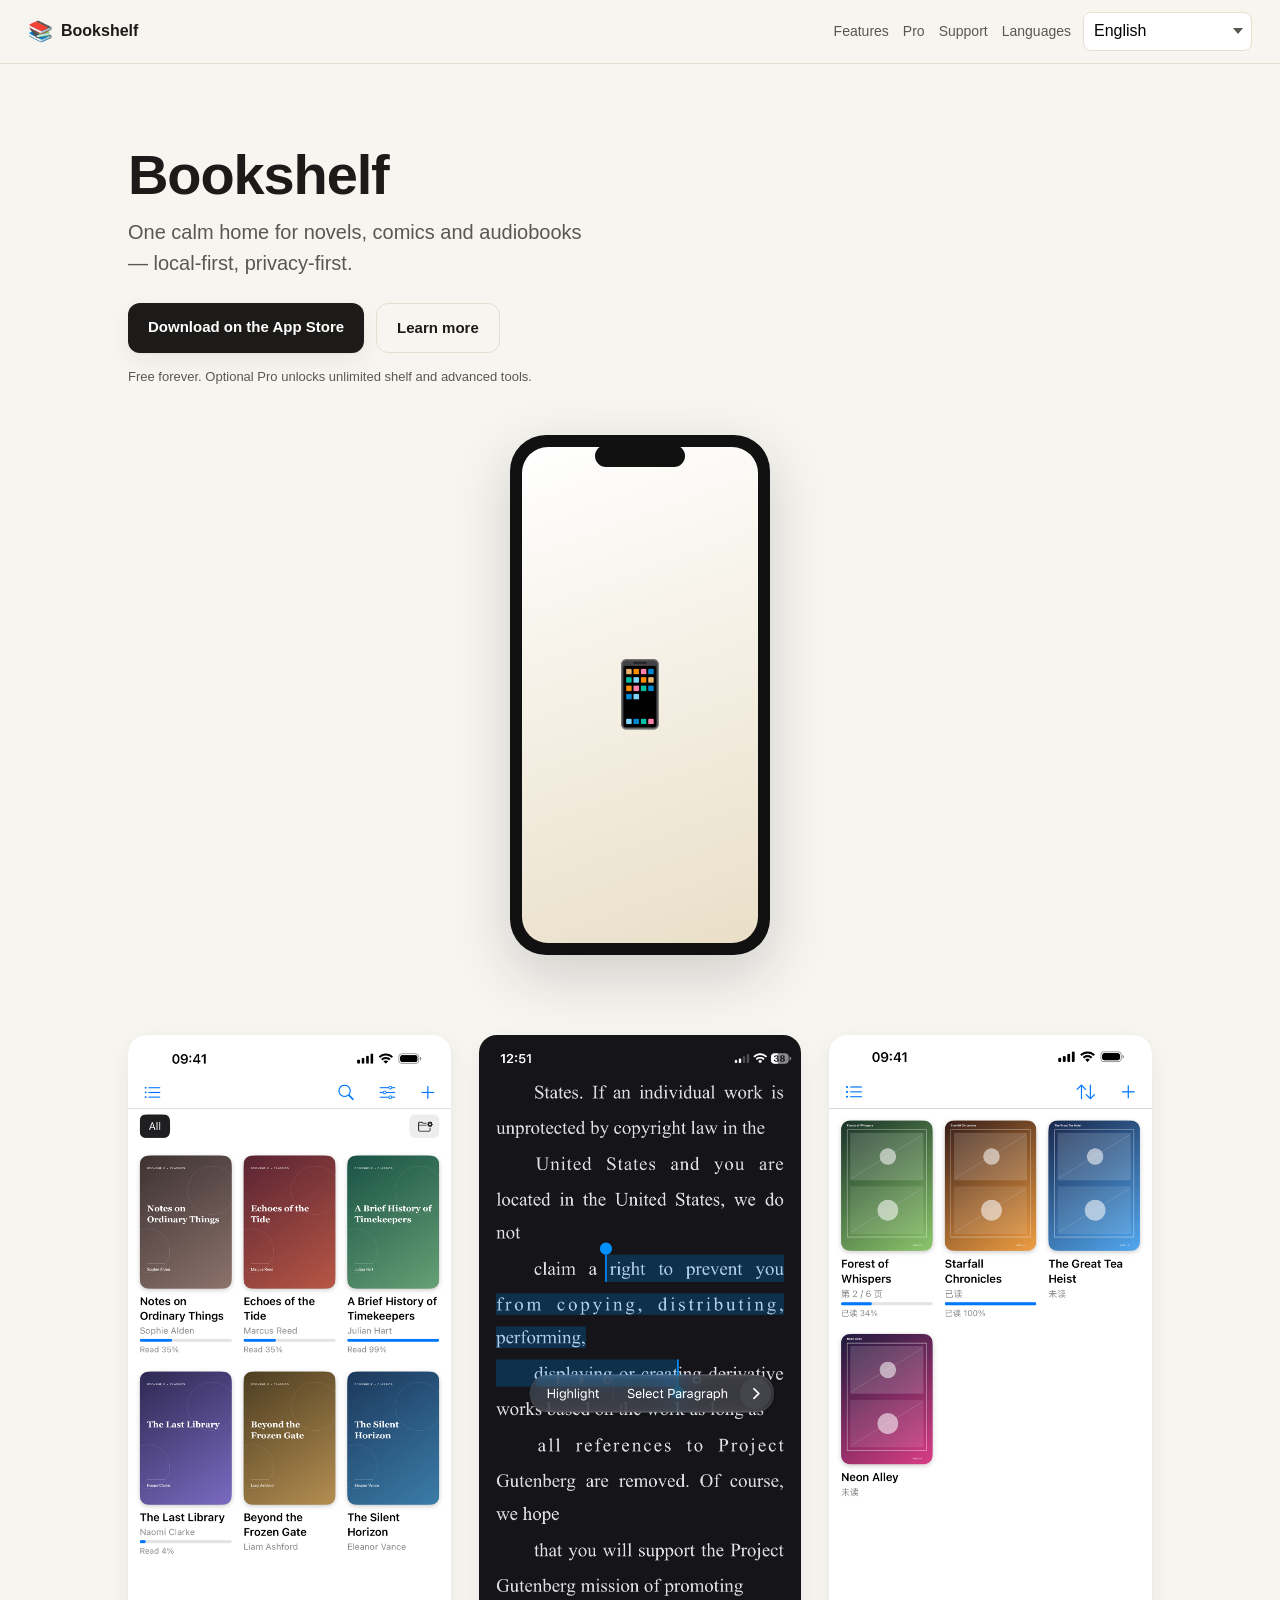
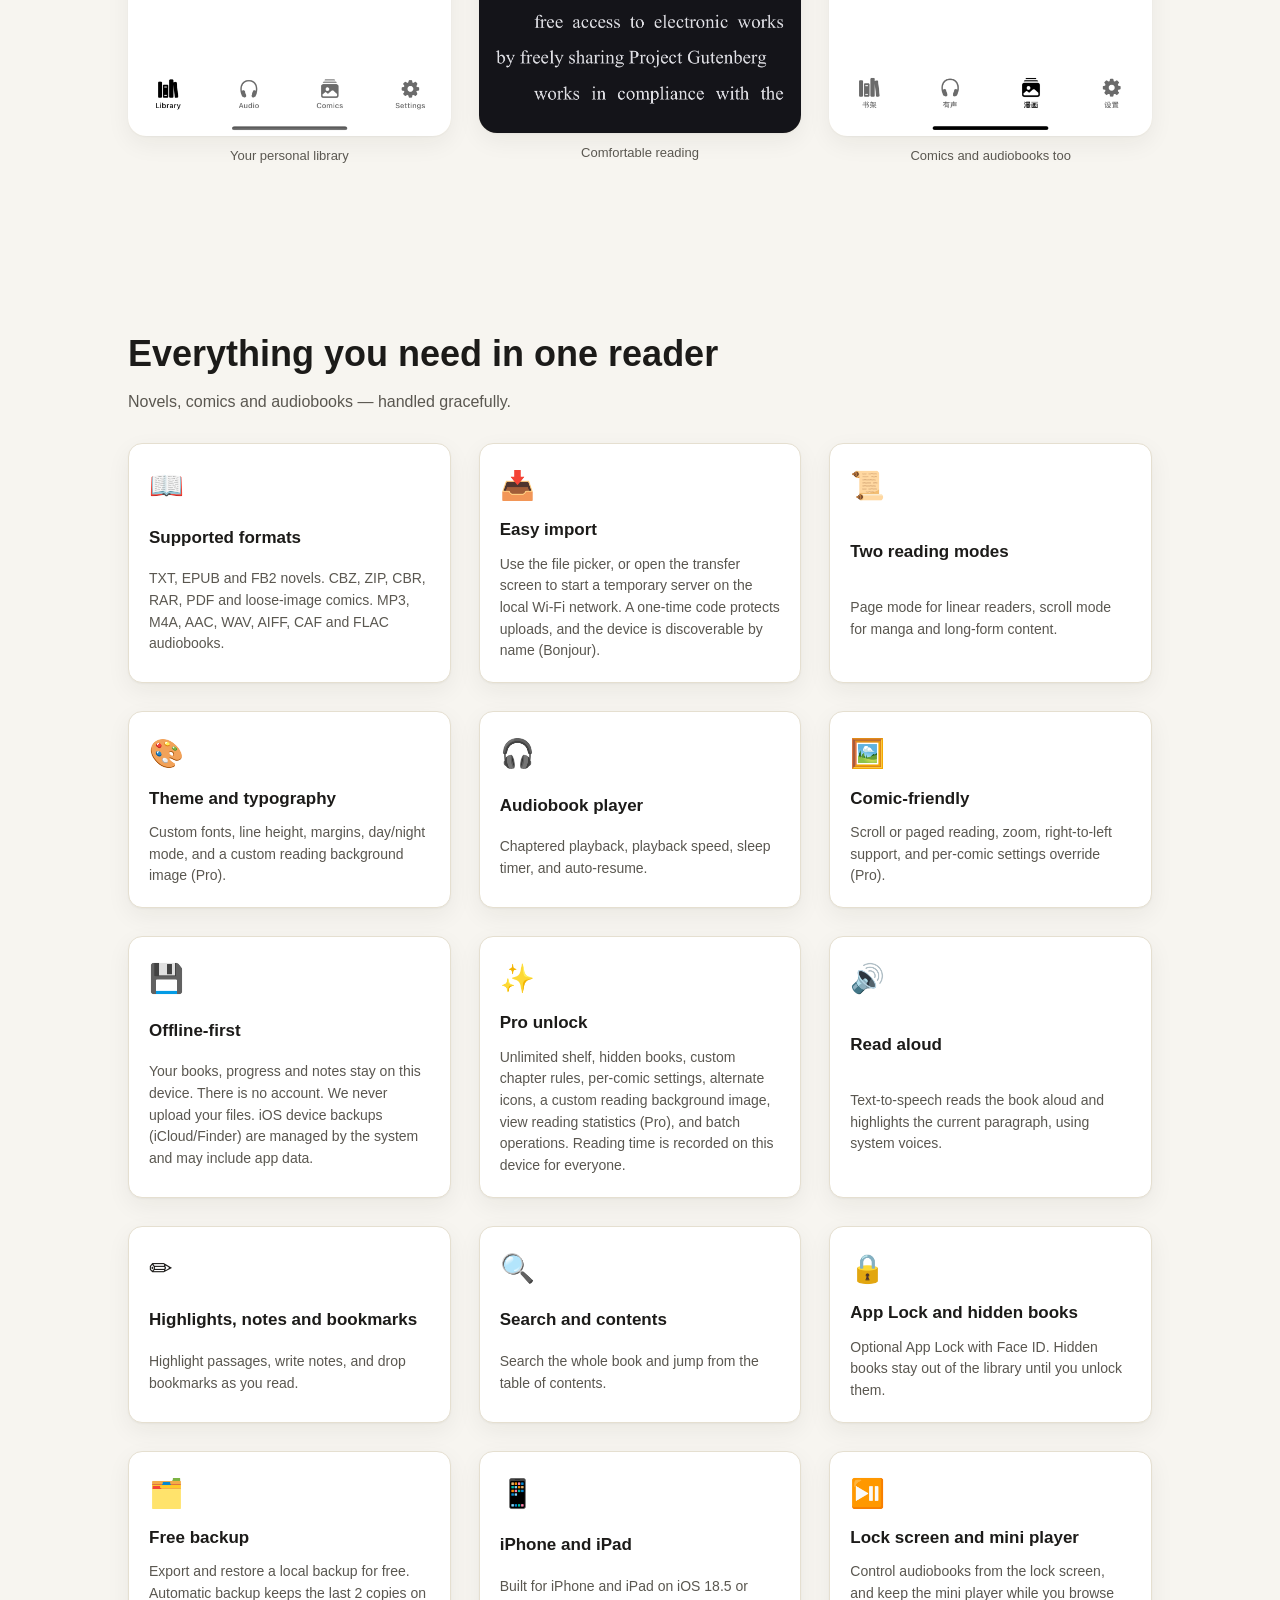
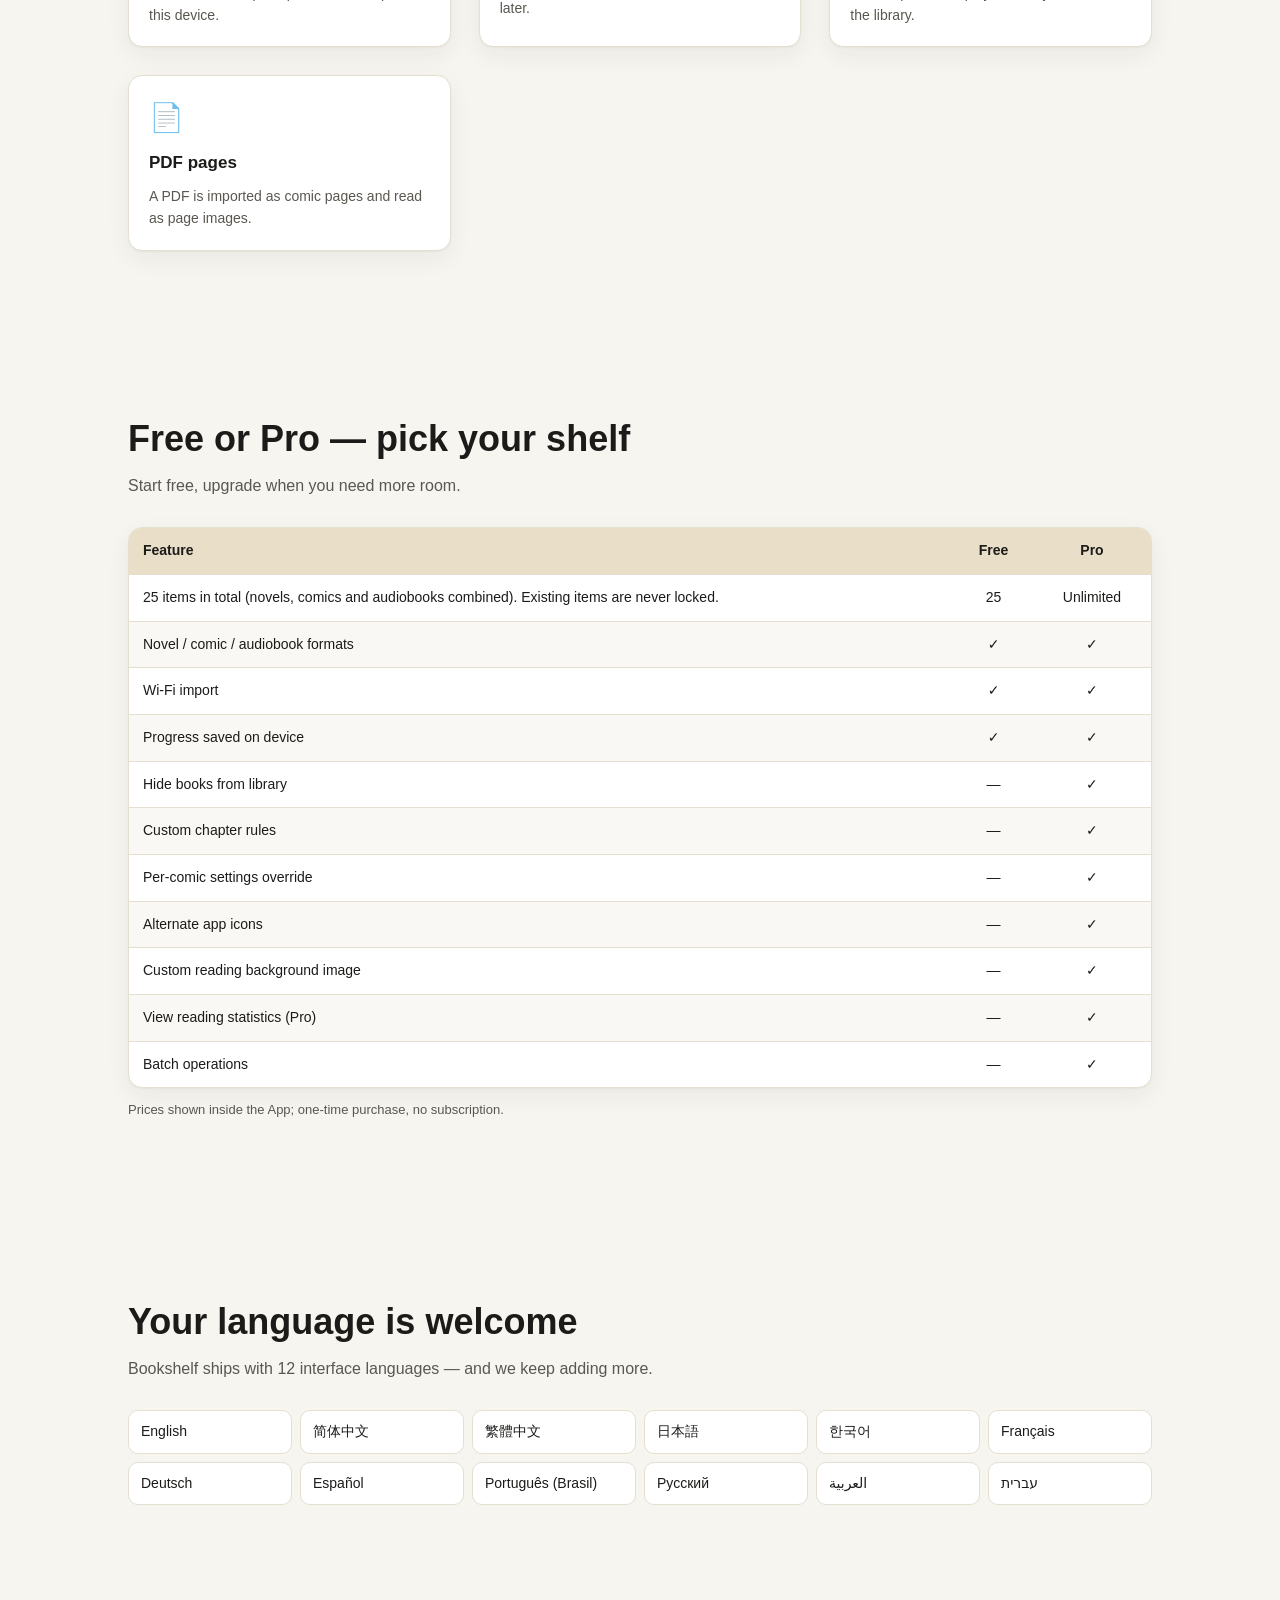
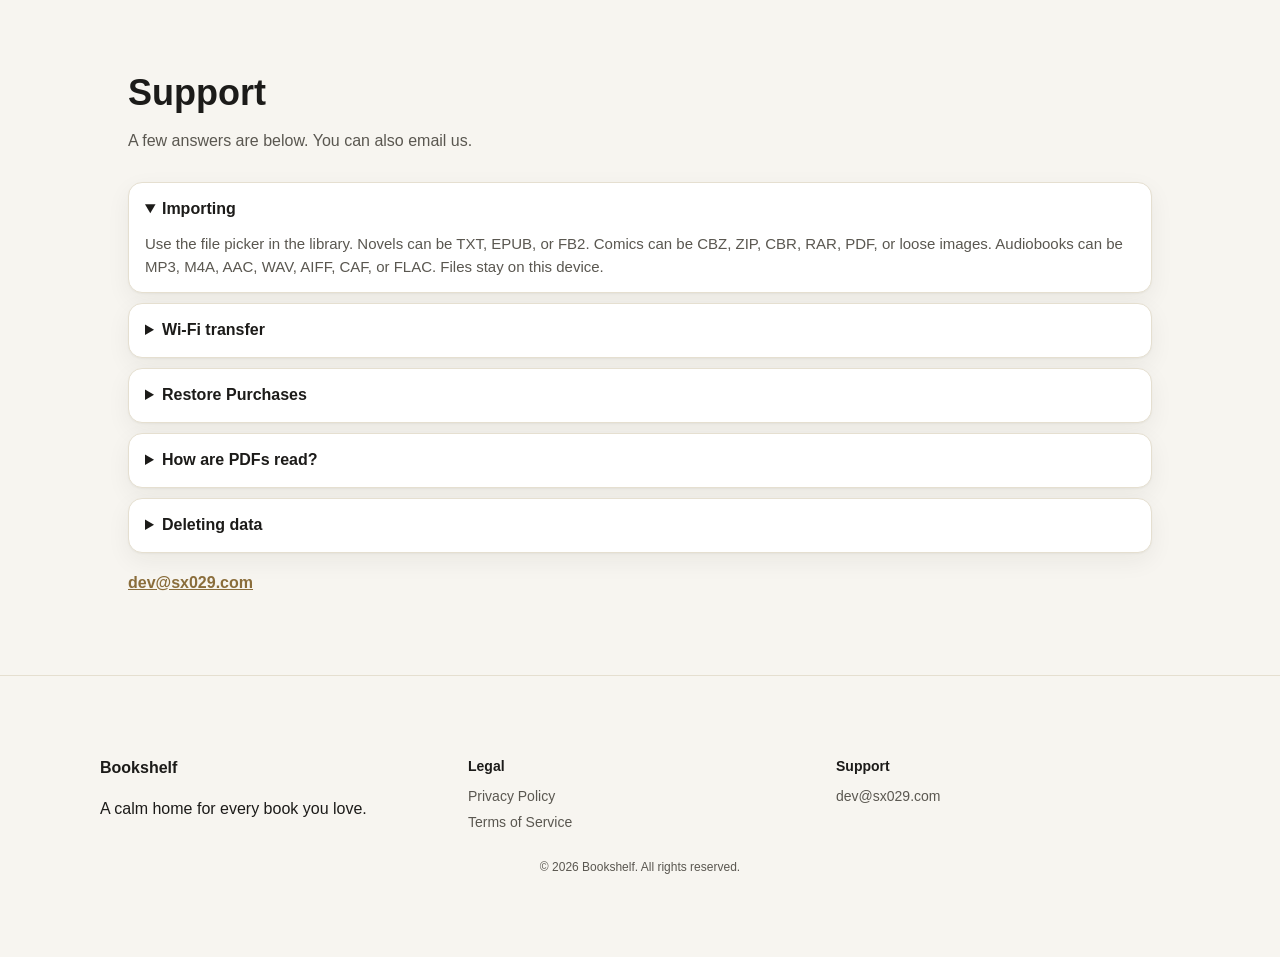
<file: index.html>
<!doctype html>
<html lang="en">
<head>
<meta charset="utf-8" />
<meta name="viewport" content="width=device-width, initial-scale=1, viewport-fit=cover" />
<meta name="description" data-i18n="meta.description" content="Bookshelf – a lightweight local reader for novels, comics and audiobooks." />
<meta property="og:image" content="https://fushenghuangfu-cpu.github.io/bookshelf-site/screenshots/en-1.png" />
<meta name="twitter:card" content="summary_large_image" />
<meta name="twitter:image" content="https://fushenghuangfu-cpu.github.io/bookshelf-site/screenshots/en-1.png" />
<meta name="theme-color" content="#f7f5f0" />
<title data-i18n="meta.title" data-i18n-html>Bookshelf · 书架</title>
<link rel="icon" type="image/svg+xml" href="data:image/svg+xml,%3Csvg xmlns='http://www.w3.org/2000/svg' viewBox='0 0 64 64'%3E%3Crect width='64' height='64' rx='14' fill='%23f7f5f0'/%3E%3Cpath d='M18 44V18h4v26h-4zm8 0V18h4v26h-4zm8 0V18h4v26h-4zm8 0V18h4v26h-4z' fill='%233a3a3a'/%3E%3C/svg%3E" />
<link rel="stylesheet" href="assets/main.css" />
</head>
<body>

<!-- Top Bar -->
<header class="topbar">
  <a class="brand" href="#top" aria-label="Bookshelf">
    <span class="brand-mark">📚</span>
    <span class="brand-name" data-i18n="brand.name">Bookshelf · 书架</span>
  </a>
  <nav class="nav" aria-label="Primary">
    <a href="#features" data-i18n="nav.features">Features</a>
    <a href="#pro" data-i18n="nav.pro">Pro</a>
    <a href="#support" data-i18n="nav.support">Support</a>
    <a href="#languages" data-i18n="nav.languages">Languages</a>
  </nav>
  <label class="lang-switch" for="lang">
    <span class="sr-only" data-i18n="lang.label">Language</span>
    <select id="lang" autocomplete="off">
      <option value="en">English</option>
      <option value="zh-Hans">简体中文</option>
      <option value="zh-Hant">繁體中文</option>
      <option value="ja">日本語</option>
      <option value="ko">한국어</option>
      <option value="fr">Français</option>
      <option value="de">Deutsch</option>
      <option value="es">Español</option>
      <option value="pt-BR">Português (Brasil)</option>
      <option value="ru">Русский</option>
      <option value="ar">العربية</option>
      <option value="he">עברית</option>
    </select>
  </label>
</header>

<!-- Hero -->
<section id="top" class="hero reveal">
  <div class="hero-copy">
    <h1 class="hero-title" data-i18n="hero.title">Bookshelf · 书架</h1>
    <p class="hero-slogan" data-i18n="hero.slogan">One calm home for novels, comics and audiobooks — local‑first, privacy‑first.</p>
    <div class="hero-cta">
      
           <a class="btn btn-primary" href="https://apps.apple.com/app/id6830433556" data-i18n="hero.appstore">Download on the App Store</a>
      
   
      <a class="btn btn-ghost" href="#features" data-i18n="hero.learn">Learn more</a>
    </div>
    <p class="hero-note" data-i18n="hero.note">Free forever. Optional Pro unlocks unlimited shelf and advanced tools.</p>
  </div>
  <div class="hero-phone" aria-hidden="true">
    <div class="phone-frame">
      <div class="phone-screen">📱</div>
    </div>
  </div>
</section>

<!-- Screenshots -->
<section class="screenshots reveal" aria-label="Screenshots">
  <figure><img src="screenshots/en-1.png" width="1206" height="2622" loading="lazy" alt="Bookshelf library grid of book covers with titles, authors, and reading progress" data-i18n-alt="screen.alt1"><figcaption data-i18n="screen.cap1">Your personal library</figcaption></figure>
  <figure><img src="screenshots/en-6.png" width="1125" height="2436" loading="lazy" alt="Night reading view with a selected passage and highlight controls" data-i18n-alt="screen.alt2"><figcaption data-i18n="screen.cap2">Comfortable reading</figcaption></figure>
  <figure><img src="screenshots/en-3.png" width="1206" height="2622" loading="lazy" alt="Comics library grid of comic covers with titles and reading progress" data-i18n-alt="screen.alt3"><figcaption data-i18n="screen.cap3">Comics &amp; audiobooks too</figcaption></figure>
</section>

<!-- Features -->
<section id="features" class="features reveal">
  <h2 class="section-title" data-i18n="features.title">Everything you need in one reader</h2>
  <p class="section-sub" data-i18n="features.sub">Novels, comics, audiobooks — handled gracefully.</p>
  <div class="grid">
    <article class="card"><span class="emoji">📖</span><h3 data-i18n="features.f1.title">Supported formats</h3><p data-i18n="features.f1.body">TXT, EPUB and FB2 novels. CBZ, ZIP, CBR, RAR, PDF and loose-image comics. MP3, M4A, AAC, WAV, AIFF, CAF and FLAC audiobooks.</p></article>
    <article class="card"><span class="emoji">📥</span><h3 data-i18n="features.f2.title">Easy import</h3><p data-i18n="features.f2.body">Use the file picker, or open the transfer screen to start a temporary server on the local Wi-Fi network. A one-time code protects uploads, and the device is discoverable by name (Bonjour).</p></article>
    <article class="card"><span class="emoji">📜</span><h3 data-i18n="features.f3.title">Two reading modes</h3><p data-i18n="features.f3.body">Page mode for linear readers, scroll mode for manga and long‑form content.</p></article>
    <article class="card"><span class="emoji">🎨</span><h3 data-i18n="features.f4.title">Theme and typography</h3><p data-i18n="features.f4.body">Custom fonts, line height, margins, day/night mode, and a custom reading background image (Pro).</p></article>
    <article class="card"><span class="emoji">🎧</span><h3 data-i18n="features.f5.title">Audiobook player</h3><p data-i18n="features.f5.body">Chaptered playback, playback speed, sleep timer, and auto‑resume.</p></article>
    <article class="card"><span class="emoji">🖼️</span><h3 data-i18n="features.f6.title">Comic‑friendly</h3><p data-i18n="features.f6.body">Scroll or paged reading, zoom, right‑to‑left support, and per‑comic settings override (Pro).</p></article>
    <article class="card"><span class="emoji">💾</span><h3 data-i18n="features.f7.title">Offline-first</h3><p data-i18n="features.f7.body">Your books, progress and notes stay on this device. There is no account. We never upload your files. iOS device backups (iCloud/Finder) are managed by the system and may include app data.</p></article>
    <article class="card"><span class="emoji">✨</span><h3 data-i18n="features.f8.title">Pro unlock</h3><p data-i18n="features.f8.body">Unlimited shelf, hidden books, custom chapter rules, per-comic settings, alternate icons, a custom reading background image, view reading statistics (Pro), and batch operations. Reading time is recorded on this device for everyone.</p></article>
    <article class="card"><span class="emoji">🔊</span><h3 data-i18n="features.f9.title">Read aloud</h3><p data-i18n="features.f9.body">Text-to-speech reads the book aloud and highlights the current paragraph, using system voices.</p></article>
    <article class="card"><span class="emoji">✏️</span><h3 data-i18n="features.f10.title">Highlights, notes and bookmarks</h3><p data-i18n="features.f10.body">Highlight passages, write notes, and drop bookmarks as you read.</p></article>
    <article class="card"><span class="emoji">🔍</span><h3 data-i18n="features.f11.title">Search and contents</h3><p data-i18n="features.f11.body">Search the whole book and jump from the table of contents.</p></article>
    <article class="card"><span class="emoji">🔒</span><h3 data-i18n="features.f12.title">App Lock and hidden books</h3><p data-i18n="features.f12.body">Optional App Lock with Face ID. Hidden books stay out of the library until you unlock them.</p></article>
    <article class="card"><span class="emoji">🗂️</span><h3 data-i18n="features.f13.title">Free backup</h3><p data-i18n="features.f13.body">Export and restore a local backup for free. Automatic backup keeps the last 2 copies on this device.</p></article>
    <article class="card"><span class="emoji">📱</span><h3 data-i18n="features.f14.title">iPhone and iPad</h3><p data-i18n="features.f14.body">Built for iPhone and iPad on iOS 18.5 or later.</p></article>
    <article class="card"><span class="emoji">⏯️</span><h3 data-i18n="features.f15.title">Lock screen and mini player</h3><p data-i18n="features.f15.body">Control audiobooks from the lock screen, and keep the mini player while you browse the library.</p></article>
    <article class="card"><span class="emoji">📄</span><h3 data-i18n="features.f16.title">PDF pages</h3><p data-i18n="features.f16.body">A PDF is imported as comic pages and read as page images.</p></article>
  </div>
</section>

<!-- Pro Compare -->
<section id="pro" class="pro reveal">
  <h2 class="section-title" data-i18n="pro.title">Free or Pro — pick your shelf</h2>
  <p class="section-sub" data-i18n="pro.sub">Start free, upgrade when you need more room.</p>
  <table class="compare" role="table">
    <thead>
      <tr>
        <th data-i18n="pro.feature">Feature</th>
        <th data-i18n="pro.free">Free</th>
        <th data-i18n="pro.pro">Pro</th>
      </tr>
    </thead>
    <tbody>
      <tr><td data-i18n="pro.r1">25 items in total (novels, comics and audiobooks combined). Existing items are never locked.</td><td>25</td><td data-i18n="pro.unlimited">Unlimited</td></tr>
      <tr><td data-i18n="pro.r2">Novel / comic / audiobook formats</td><td>✓</td><td>✓</td></tr>
      <tr><td data-i18n="pro.r3">Wi‑Fi import</td><td>✓</td><td>✓</td></tr>
      <tr><td data-i18n="pro.r4">Progress saved on device</td><td>✓</td><td>✓</td></tr>
      <tr><td data-i18n="pro.r5">Hide books from library</td><td>—</td><td>✓</td></tr>
      <tr><td data-i18n="pro.r6">Custom chapter rules</td><td>—</td><td>✓</td></tr>
      <tr><td data-i18n="pro.r7">Per‑comic settings override</td><td>—</td><td>✓</td></tr>
      <tr><td data-i18n="pro.r8">Alternate app icons</td><td>—</td><td>✓</td></tr>
      <tr><td data-i18n="pro.r9">Custom reading background image</td><td>—</td><td>✓</td></tr>
      <tr><td data-i18n="pro.r10">View reading statistics (Pro)</td><td>—</td><td>✓</td></tr>
      <tr><td data-i18n="pro.r11">Batch operations</td><td>—</td><td>✓</td></tr>
    </tbody>
  </table>
  <p class="pro-note" data-i18n="pro.note">Prices shown inside the App; one-time purchase, no subscription.</p>
</section>

<!-- Languages -->
<section id="languages" class="languages reveal">
  <h2 class="section-title" data-i18n="lang.title">Your language is welcome</h2>
  <p class="section-sub" data-i18n="lang.body">Bookshelf ships with 12 interface languages — and we keep adding more.</p>
  <ul class="lang-list">
    <li>English</li>
    <li>简体中文</li>
    <li>繁體中文</li>
    <li>日本語</li>
    <li>한국어</li>
    <li>Français</li>
    <li>Deutsch</li>
    <li>Español</li>
    <li>Português (Brasil)</li>
    <li>Русский</li>
    <li>العربية</li>
    <li>עברית</li>
  </ul>
</section>

<!-- Support. This index is the App Store Support URL; #support is the FAQ. -->
<section id="support" class="support reveal">
  <h2 class="section-title" data-i18n="support.title">Support</h2>
  <p class="section-sub" data-i18n="support.lead">A few answers are below. You can also email us.</p>
  <div class="faq">
    <details open>
      <summary data-i18n="support.import.q">Importing</summary>
      <p data-i18n="support.import.a">Use the file picker in the library. Novels can be TXT, EPUB, or FB2. Comics can be CBZ, ZIP, CBR, RAR, PDF, or loose images. Audiobooks can be MP3, M4A, AAC, WAV, AIFF, CAF, or FLAC. Files stay on this device.</p>
    </details>
    <details>
      <summary data-i18n="support.wifi.q">Wi-Fi transfer</summary>
      <p data-i18n="support.wifi.a">While the transfer screen is open, Bookshelf runs a temporary server on the local Wi-Fi network. A one-time code protects uploads, and the device is discoverable on the local network by its name (Bonjour). Files go from the browser to this device and are not uploaded to us.</p>
    </details>
    <details>
      <summary data-i18n="support.restore.q">Restore Purchases</summary>
      <p data-i18n="support.restore.a">Pro is a one-time purchase handled by Apple. In Settings, tap Restore Purchase to bring a previous purchase onto this device.</p>
    </details>
    <details>
      <summary data-i18n="support.pdf.q">How are PDFs read?</summary>
      <p data-i18n="support.pdf.a">PDFs are imported as comic pages and read as page images, not as reflowable text.</p>
    </details>
    <details>
      <summary data-i18n="support.delete.q">Deleting data</summary>
      <p data-i18n="support.delete.a">Delete the app from your device to remove everything. Local books, progress, and settings are removed with it. There is no account to close.</p>
    </details>
  </div>
  <p class="support-mail"><a href="mailto:dev@sx029.com">dev@sx029.com</a></p>
</section>

<!-- Footer -->
<footer id="footer" class="footer reveal">
  <div class="footer-grid">
    <div>
      <p class="footer-brand" data-i18n="footer.brand">Bookshelf · 书架</p>
      <p data-i18n="footer.tag">A calm home for every book you love.</p>
    </div>
    <div>
      <p class="footer-col" data-i18n="footer.legal">Legal</p>
      <a href="privacy.html" data-i18n="footer.privacy">Privacy Policy</a>
      <a href="terms.html" data-i18n="footer.terms">Terms of Service</a>
    </div>
    <div>
      <p class="footer-col" data-i18n="footer.support">Support</p>
      <a href="mailto:dev@sx029.com" data-i18n="footer.contact">dev@sx029.com</a>
    </div>
  </div>
  <p class="copy" data-i18n="footer.copy">© 2026 Bookshelf. All rights reserved.</p>
</footer>

<script src="assets/main.js" defer></script>
</body>
</html>
</file>
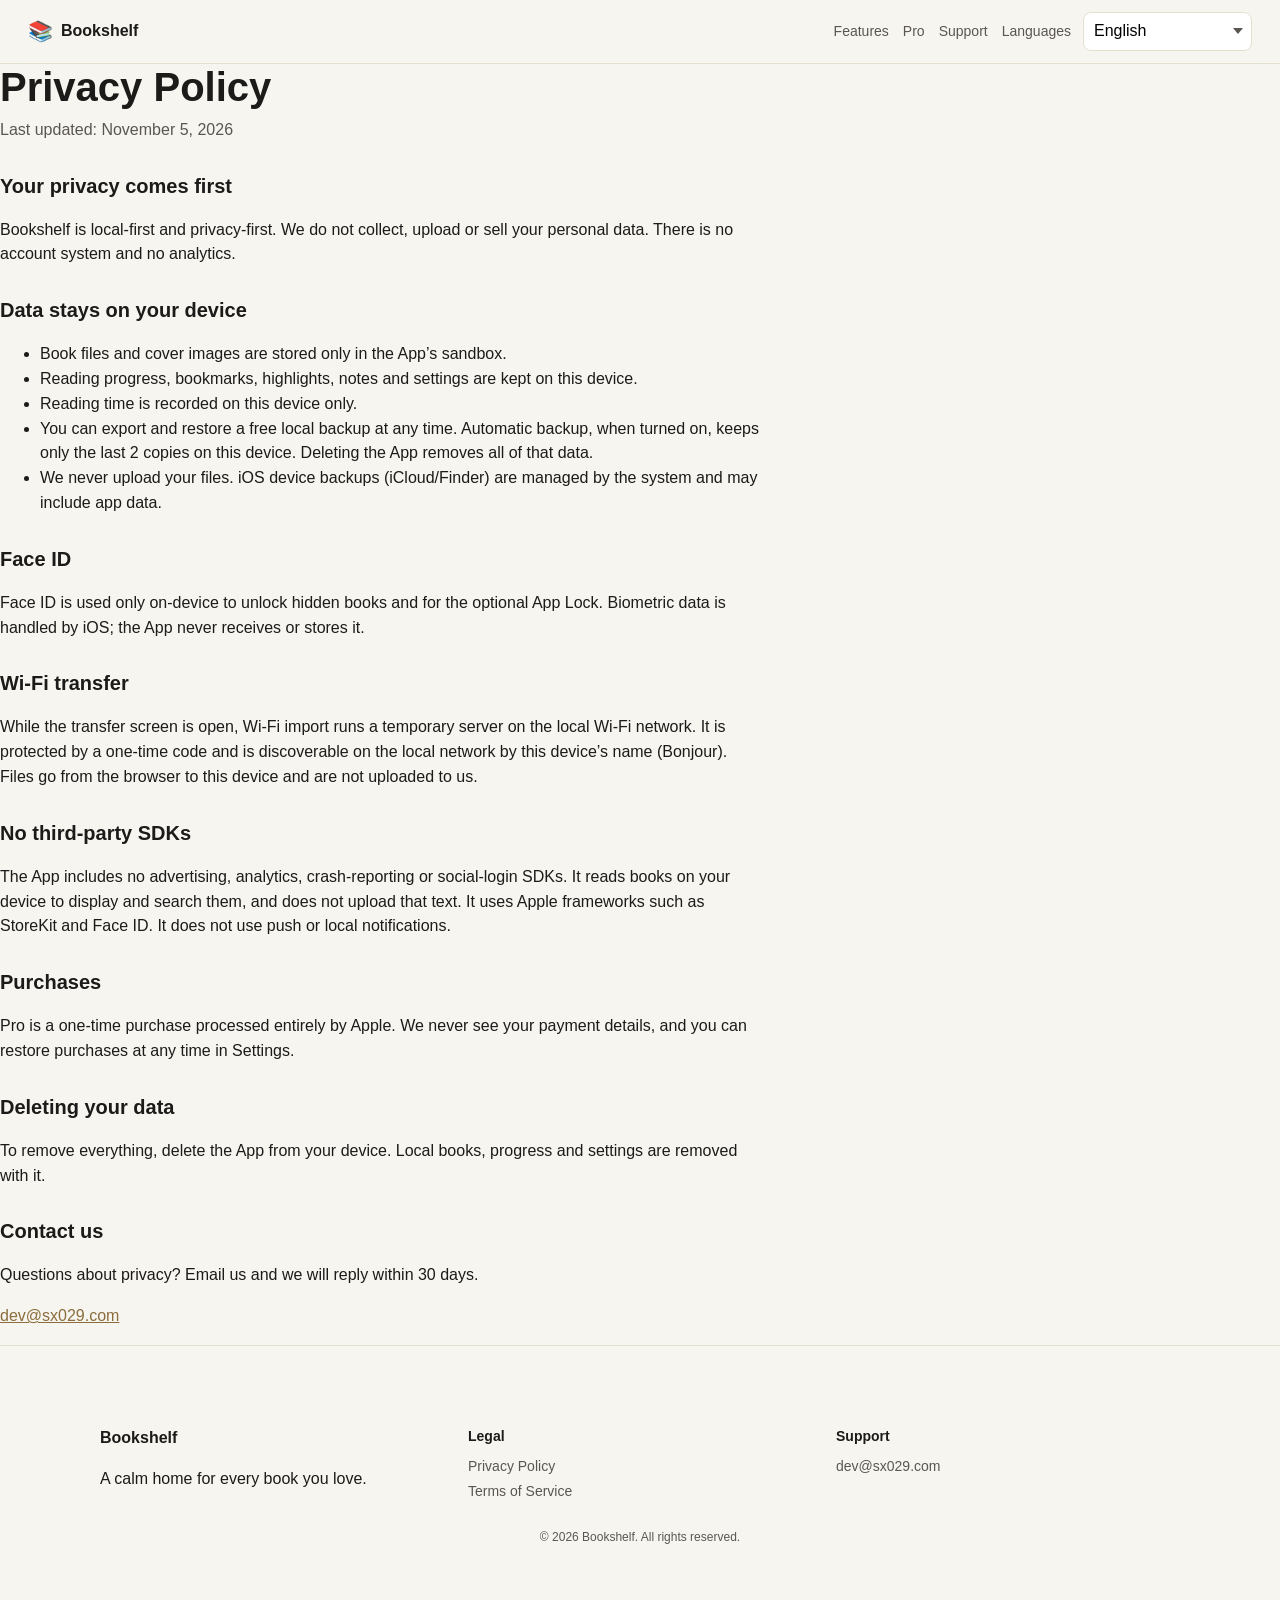
<file: privacy.html>
<!doctype html>
<html lang="en">
<head>
<meta charset="utf-8" />
<meta name="viewport" content="width=device-width, initial-scale=1, viewport-fit=cover" />
<meta name="description" data-i18n="privacy.intro.body" content="Bookshelf is local-first and privacy-first. We do not collect, upload or sell your personal data." />
<meta name="theme-color" content="#f7f5f0" />
<title data-i18n="privacy.title">Privacy Policy</title>
<link rel="icon" type="image/svg+xml" href="data:image/svg+xml,%3Csvg xmlns='http://www.w3.org/2000/svg' viewBox='0 0 64 64'%3E%3Crect width='64' height='64' rx='14' fill='%23f7f5f0'/%3E%3Cpath d='M18 44V18h4v26h-4zm8 0V18h4v26h-4zm8 0V18h4v26h-4zm8 0V18h4v26h-4z' fill='%233a3a3a'/%3E%3C/svg%3E" />
<link rel="stylesheet" href="assets/main.css" />
</head>
<body>

<header class="topbar">
  <a class="brand" href="index.html" aria-label="Bookshelf">
    <span class="brand-mark">📚</span>
    <span class="brand-name" data-i18n="brand.name">Bookshelf</span>
  </a>
  <nav class="nav" aria-label="Primary">
    <a href="index.html#features" data-i18n="nav.features">Features</a>
    <a href="index.html#pro" data-i18n="nav.pro">Pro</a>
    <a href="index.html#support" data-i18n="nav.support">Support</a>
    <a href="index.html#languages" data-i18n="nav.languages">Languages</a>
  </nav>
  <label class="lang-switch" for="lang">
    <span class="sr-only" data-i18n="lang.label">Language</span>
    <select id="lang" autocomplete="off">
      <option value="en">English</option>
      <option value="zh-Hans">简体中文</option>
      <option value="zh-Hant">繁體中文</option>
      <option value="ja">日本語</option>
      <option value="ko">한국어</option>
      <option value="fr">Français</option>
      <option value="de">Deutsch</option>
      <option value="es">Español</option>
      <option value="pt-BR">Português (Brasil)</option>
      <option value="ru">Русский</option>
      <option value="ar">العربية</option>
      <option value="he">עברית</option>
    </select>
  </label>
</header>

<main class="legal">
  <h1 data-i18n="privacy.title">Privacy Policy</h1>
  <p class="updated" data-i18n="privacy.updated">Last updated: November 5, 2026</p>

  <h2 data-i18n="privacy.intro.header">Your privacy comes first</h2>
  <p data-i18n="privacy.intro.body">Bookshelf is local-first and privacy-first. We do not collect, upload or sell your personal data. There is no account system and no analytics.</p>

  <h2 data-i18n="privacy.local.header">Data stays on your device</h2>
  <ul>
    <li data-i18n="privacy.local.books">Book files and cover images are stored only in the App’s sandbox.</li>
    <li data-i18n="privacy.local.progress">Reading progress, bookmarks, highlights, notes and settings are kept on this device.</li>
    <li data-i18n="privacy.local.readingTime">Reading time is recorded on this device only.</li>
    <li data-i18n="privacy.local.backup">You can export and restore a free local backup at any time. Automatic backup, when turned on, keeps only the last 2 copies on this device. Deleting the App removes all of that data.</li>
    <li data-i18n="privacy.local.deviceBackup">We never upload your files. iOS device backups (iCloud/Finder) are managed by the system and may include app data.</li>
  </ul>

  <h2 data-i18n="privacy.faceid.header">Face ID</h2>
  <p data-i18n="privacy.faceid.body">Face ID is used only on-device to unlock hidden books and for the optional App Lock. Biometric data is handled by iOS; the App never receives or stores it.</p>

  <h2 data-i18n="privacy.wifi.header">Wi-Fi transfer</h2>
  <p data-i18n="privacy.wifi.body">While the transfer screen is open, Wi-Fi import runs a temporary server on the local Wi-Fi network. It is protected by a one-time code and is discoverable on the local network by this device’s name (Bonjour). Files go from the browser to this device and are not uploaded to us.</p>

  <h2 data-i18n="privacy.sdk.header">No third-party SDKs</h2>
  <p data-i18n="privacy.sdk.body">The App includes no advertising, analytics, crash-reporting or social-login SDKs. It reads books on your device to display and search them, and does not upload that text. It uses Apple frameworks such as StoreKit and Face ID. It does not use push or local notifications.</p>

  <h2 data-i18n="privacy.purchase.header">Purchases</h2>
  <p data-i18n="privacy.purchase.body">Pro is a one-time purchase processed entirely by Apple. We never see your payment details, and you can restore purchases at any time in Settings.</p>

  <h2 data-i18n="privacy.delete.header">Deleting your data</h2>
  <p data-i18n="privacy.delete.body">To remove everything, delete the App from your device. Local books, progress and settings are removed with it.</p>

  <h2 data-i18n="privacy.contact.header">Contact us</h2>
  <p data-i18n="privacy.contact.body">Questions about privacy? Email us and we will reply within 30 days.</p>
  <p><a href="mailto:dev@sx029.com">dev@sx029.com</a></p>
</main>

<footer id="footer" class="footer">
  <div class="footer-grid">
    <div>
      <p class="footer-brand" data-i18n="footer.brand">Bookshelf</p>
      <p data-i18n="footer.tag">A calm home for every book you love.</p>
    </div>
    <div>
      <p class="footer-col" data-i18n="footer.legal">Legal</p>
      <a href="privacy.html" data-i18n="footer.privacy">Privacy Policy</a>
      <a href="terms.html" data-i18n="footer.terms">Terms of Service</a>
    </div>
    <div>
      <p class="footer-col" data-i18n="footer.support">Support</p>
      <a href="mailto:dev@sx029.com">dev@sx029.com</a>
    </div>
  </div>
  <p class="copy" data-i18n="footer.copy">© 2026 Bookshelf. All rights reserved.</p>
</footer>

<script src="assets/main.js" defer></script>
</body>
</html>
</file>
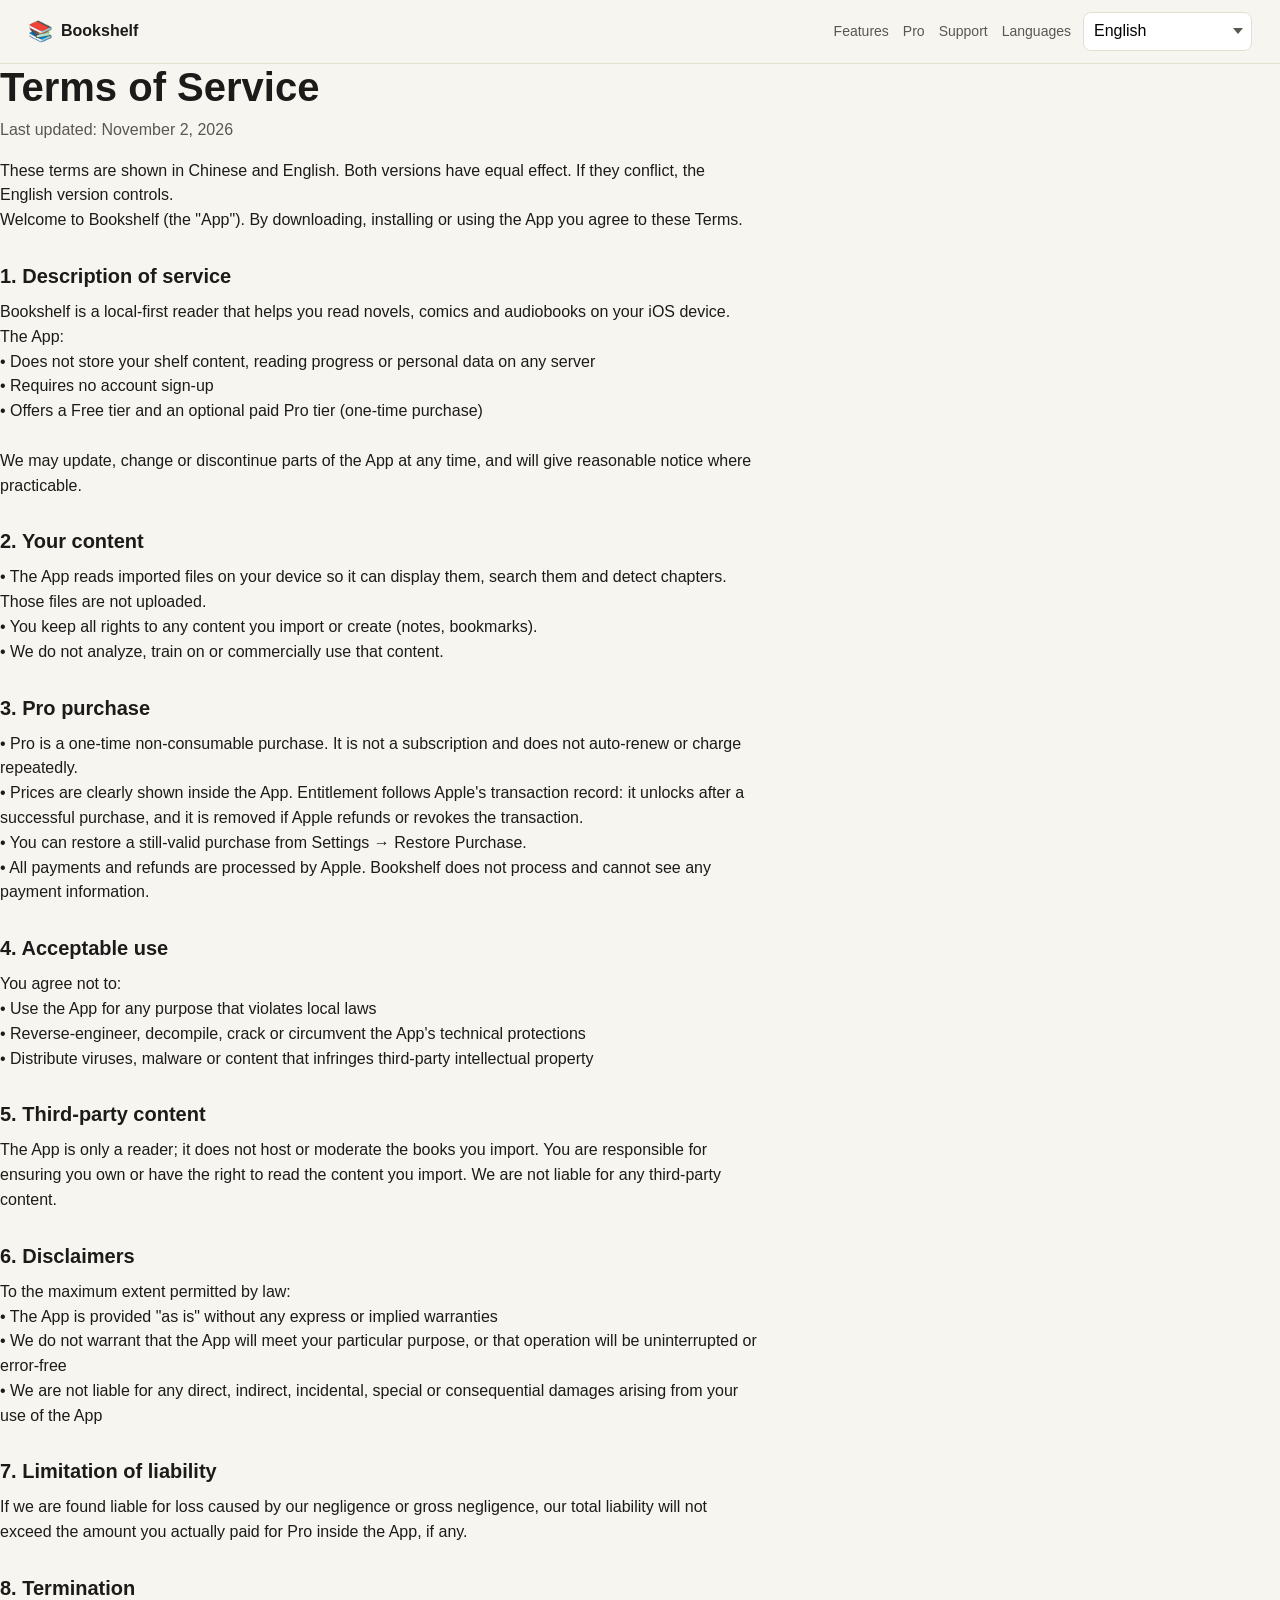
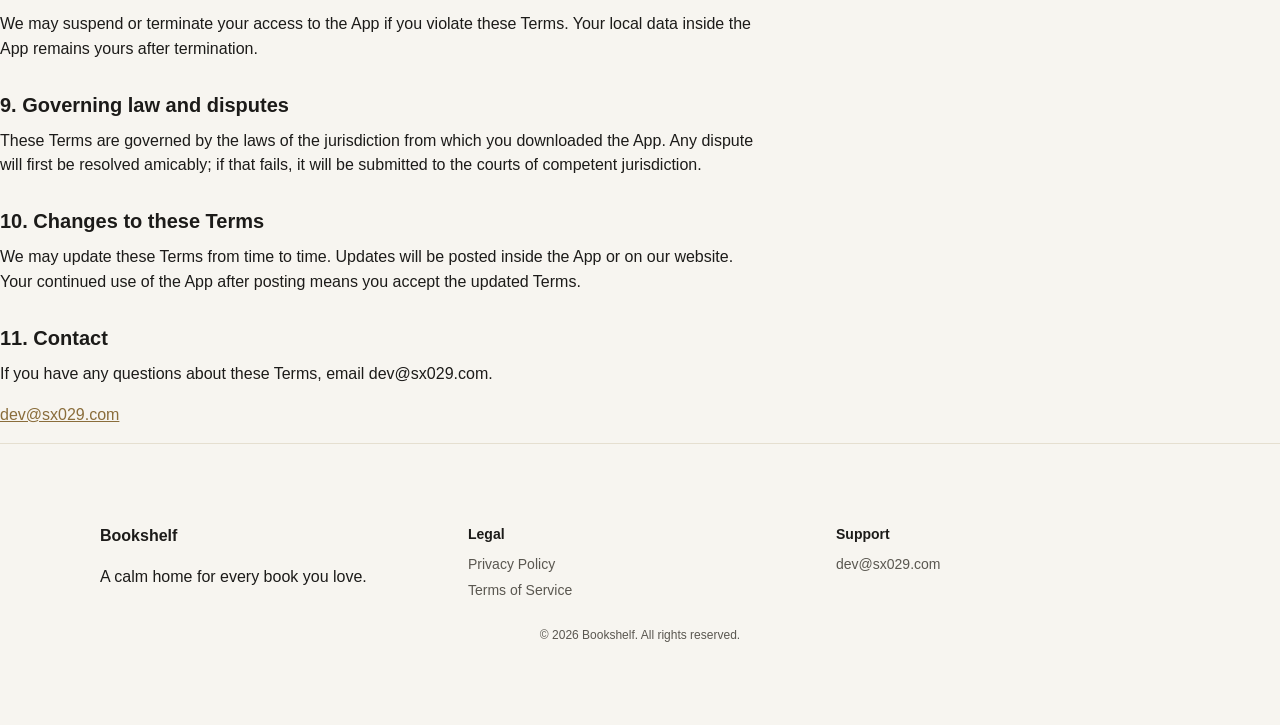
<file: terms.html>
<!doctype html>
<html lang="en">
<head>
<meta charset="utf-8" />
<meta name="viewport" content="width=device-width, initial-scale=1, viewport-fit=cover" />
<meta name="description" content="Terms of Service for Bookshelf." />
<meta name="theme-color" content="#f7f5f0" />
<title data-i18n="terms.title">Terms of Service</title>
<link rel="icon" type="image/svg+xml" href="data:image/svg+xml,%3Csvg xmlns='http://www.w3.org/2000/svg' viewBox='0 0 64 64'%3E%3Crect width='64' height='64' rx='14' fill='%23f7f5f0'/%3E%3Cpath d='M18 44V18h4v26h-4zm8 0V18h4v26h-4zm8 0V18h4v26h-4zm8 0V18h4v26h-4z' fill='%233a3a3a'/%3E%3C/svg%3E" />
<link rel="stylesheet" href="assets/main.css" />
</head>
<body>

<header class="topbar">
  <a class="brand" href="index.html" aria-label="Bookshelf">
    <span class="brand-mark">📚</span>
    <span class="brand-name" data-i18n="brand.name">Bookshelf</span>
  </a>
  <nav class="nav" aria-label="Primary">
    <a href="index.html#features" data-i18n="nav.features">Features</a>
    <a href="index.html#pro" data-i18n="nav.pro">Pro</a>
    <a href="index.html#support" data-i18n="nav.support">Support</a>
    <a href="index.html#languages" data-i18n="nav.languages">Languages</a>
  </nav>
  <label class="lang-switch" for="lang">
    <span class="sr-only" data-i18n="lang.label">Language</span>
    <select id="lang" autocomplete="off">
      <option value="en">English</option>
      <option value="zh-Hans">简体中文</option>
      <option value="zh-Hant">繁體中文</option>
      <option value="ja">日本語</option>
      <option value="ko">한국어</option>
      <option value="fr">Français</option>
      <option value="de">Deutsch</option>
      <option value="es">Español</option>
      <option value="pt-BR">Português (Brasil)</option>
      <option value="ru">Русский</option>
      <option value="ar">العربية</option>
      <option value="he">עברית</option>
    </select>
  </label>
</header>

<main class="legal">
  <h1 data-i18n="terms.title">Terms of Service</h1>
  <p class="updated" data-i18n="terms.updated">Last updated: November 2, 2026</p>
  <p class="legal-body" data-i18n="terms.notice">These terms are shown in Chinese and English. Both versions have equal effect. If they conflict, the English version controls.</p>
  <p class="legal-body" data-i18n="terms.intro">Welcome to Bookshelf (the "App"). By downloading, installing or using the App you agree to these Terms.</p>

  <h2 data-i18n="terms.s1.title">1. Description of service</h2>
  <p class="legal-body" data-i18n="terms.s1.body">Bookshelf is a local-first reader that helps you read novels, comics and audiobooks on your iOS device. The App:
• Does not store your shelf content, reading progress or personal data on any server
• Requires no account sign-up
• Offers a Free tier and an optional paid Pro tier (one-time purchase)

We may update, change or discontinue parts of the App at any time, and will give reasonable notice where practicable.</p>

  <h2 data-i18n="terms.s2.title">2. Your content</h2>
  <p class="legal-body" data-i18n="terms.s2.body">• The App reads imported files on your device so it can display them, search them and detect chapters. Those files are not uploaded.
• You keep all rights to any content you import or create (notes, bookmarks).
• We do not analyze, train on or commercially use that content.</p>

  <h2 data-i18n="terms.s3.title">3. Pro purchase</h2>
  <p class="legal-body" data-i18n="terms.s3.body">• Pro is a one-time non-consumable purchase. It is not a subscription and does not auto-renew or charge repeatedly.
• Prices are clearly shown inside the App. Entitlement follows Apple's transaction record: it unlocks after a successful purchase, and it is removed if Apple refunds or revokes the transaction.
• You can restore a still-valid purchase from Settings → Restore Purchase.
• All payments and refunds are processed by Apple. Bookshelf does not process and cannot see any payment information.</p>

  <h2 data-i18n="terms.s4.title">4. Acceptable use</h2>
  <p class="legal-body" data-i18n="terms.s4.body">You agree not to:
• Use the App for any purpose that violates local laws
• Reverse-engineer, decompile, crack or circumvent the App's technical protections
• Distribute viruses, malware or content that infringes third-party intellectual property</p>

  <h2 data-i18n="terms.s5.title">5. Third-party content</h2>
  <p class="legal-body" data-i18n="terms.s5.body">The App is only a reader; it does not host or moderate the books you import. You are responsible for ensuring you own or have the right to read the content you import. We are not liable for any third-party content.</p>

  <h2 data-i18n="terms.s6.title">6. Disclaimers</h2>
  <p class="legal-body" data-i18n="terms.s6.body">To the maximum extent permitted by law:
• The App is provided "as is" without any express or implied warranties
• We do not warrant that the App will meet your particular purpose, or that operation will be uninterrupted or error-free
• We are not liable for any direct, indirect, incidental, special or consequential damages arising from your use of the App</p>

  <h2 data-i18n="terms.s7.title">7. Limitation of liability</h2>
  <p class="legal-body" data-i18n="terms.s7.body">If we are found liable for loss caused by our negligence or gross negligence, our total liability will not exceed the amount you actually paid for Pro inside the App, if any.</p>

  <h2 data-i18n="terms.s8.title">8. Termination</h2>
  <p class="legal-body" data-i18n="terms.s8.body">We may suspend or terminate your access to the App if you violate these Terms. Your local data inside the App remains yours after termination.</p>

  <h2 data-i18n="terms.s9.title">9. Governing law and disputes</h2>
  <p class="legal-body" data-i18n="terms.s9.body">These Terms are governed by the laws of the jurisdiction from which you downloaded the App. Any dispute will first be resolved amicably; if that fails, it will be submitted to the courts of competent jurisdiction.</p>

  <h2 data-i18n="terms.s10.title">10. Changes to these Terms</h2>
  <p class="legal-body" data-i18n="terms.s10.body">We may update these Terms from time to time. Updates will be posted inside the App or on our website. Your continued use of the App after posting means you accept the updated Terms.</p>

  <h2 data-i18n="terms.s11.title">11. Contact</h2>
  <p class="legal-body" data-i18n="terms.s11.body">If you have any questions about these Terms, email dev@sx029.com.</p>
  <p><a href="mailto:dev@sx029.com">dev@sx029.com</a></p>
</main>

<footer id="footer" class="footer">
  <div class="footer-grid">
    <div>
      <p class="footer-brand" data-i18n="footer.brand">Bookshelf</p>
      <p data-i18n="footer.tag">A calm home for every book you love.</p>
    </div>
    <div>
      <p class="footer-col" data-i18n="footer.legal">Legal</p>
      <a href="privacy.html" data-i18n="footer.privacy">Privacy Policy</a>
      <a href="terms.html" data-i18n="footer.terms">Terms of Service</a>
    </div>
    <div>
      <p class="footer-col" data-i18n="footer.support">Support</p>
      <a href="mailto:dev@sx029.com">dev@sx029.com</a>
    </div>
  </div>
  <p class="copy" data-i18n="footer.copy">© 2026 Bookshelf. All rights reserved.</p>
</footer>

<script src="assets/main.js" defer></script>
</body>
</html>
</file>
<file: assets/main.css>
/* Bookshelf website – mobile‑first, light, modern */
:root {
  --bg: #f7f5f0;
  --bg-soft: #ffffff;
  --ink: #1c1b19;
  --ink-soft: #5a5750;
  --accent: #8a6d3b;
  --accent-soft: #e9dfc8;
  --border: #e5dfd0;
  --radius: 14px;
  --shadow: 0 1px 2px rgba(28,27,25,.04), 0 8px 24px rgba(28,27,25,.06);
  --maxw: 1080px;
  --gap: clamp(16px, 4vw, 28px);
}

* { box-sizing: border-box; }
html { scroll-behavior: smooth; }
body {
  margin: 0;
  font-family: -apple-system, BlinkMacSystemFont, "SF Pro Text", "PingFang SC",
               "Hiragino Sans", "Noto Sans KR", "Helvetica Neue", Helvetica, Arial,
               system-ui, sans-serif;
  background: var(--bg);
  color: var(--ink);
  line-height: 1.55;
  -webkit-font-smoothing: antialiased;
}
img { max-width: 100%; display: block; }
.sr-only { position: absolute; width: 1px; height: 1px; padding: 0; margin: -1px;
           overflow: hidden; clip: rect(0,0,0,0); border: 0; }

/* Top bar */
.topbar {
  position: sticky; top: 0; z-index: 10;
  display: flex; flex-wrap: wrap; align-items: center; gap: 12px;
  padding: 12px clamp(14px, 4vw, 28px);
  background: color-mix(in oklab, var(--bg) 85%, transparent);
  backdrop-filter: saturate(180%) blur(10px);
  border-bottom: 1px solid var(--border);
}
.brand { display: inline-flex; align-items: center; gap: 8px; text-decoration: none; color: var(--ink); font-weight: 600; }
.brand-mark { font-size: 20px; }
.nav { display: flex; gap: 14px; margin-inline-start: auto; flex-wrap: wrap; }
.nav a { text-decoration: none; color: var(--ink-soft); font-size: 14px; }
.nav a:hover { color: var(--ink); }
.lang-switch select {
  font: inherit; padding: 6px 10px; padding-inline-end: 28px;
  border-radius: 8px; border: 1px solid var(--border);
  background: var(--bg-soft) url("data:image/svg+xml;utf8,<svg xmlns='http://www.w3.org/2000/svg' width='10' height='6' viewBox='0 0 10 6'><path fill='%235a5750' d='M0 0l5 6 5-6z'/></svg>") no-repeat right 8px center / 10px 6px;
  appearance: none;
}
[dir="rtl"] .lang-switch select { background-position: left 8px center; }

/* Layout helpers */
section, footer { padding: clamp(40px, 8vw, 80px) clamp(14px, 4vw, 28px); }
section { max-width: var(--maxw); margin: 0 auto; }
footer { border-top: 1px solid var(--border); }
.section-title { font-size: clamp(24px, 4vw, 36px); margin: 0 0 8px; }
.section-sub { color: var(--ink-soft); margin: 0 0 28px; }

/* Hero */
.hero {
  display: grid; grid-template-columns: 1fr; gap: clamp(24px, 6vw, 48px);
  align-items: center;
}
.hero-title { font-size: clamp(32px, 7vw, 56px); margin: 0 0 12px; line-height: 1.1; letter-spacing: -.02em; }
.hero-slogan { font-size: clamp(16px, 2.2vw, 20px); color: var(--ink-soft); margin: 0 0 24px; max-width: 42ch; }
.hero-cta { display: flex; flex-wrap: wrap; gap: 12px; margin-bottom: 14px; }
.btn {
  display: inline-block; padding: 12px 20px; border-radius: 12px;
  text-decoration: none; font-weight: 600; font-size: 15px;
  transition: transform .15s ease, box-shadow .2s ease, background .2s ease;
}
.btn-primary { background: var(--ink); color: #fff; box-shadow: var(--shadow); }
.btn-primary:hover { transform: translateY(-1px); }
.btn-ghost { background: transparent; color: var(--ink); border: 1px solid var(--border); }
.btn-ghost:hover { background: var(--accent-soft); }
.btn-soon {
  display: inline-block; padding: 12px 20px; border-radius: 12px;
  font-weight: 600; font-size: 15px; cursor: default;
  background: var(--accent-soft); color: var(--ink);
}
.hero-note { color: var(--ink-soft); font-size: 13px; margin: 0; }

.hero-phone { display: flex; justify-content: center; }
.phone-frame {
  width: min(260px, 70vw); aspect-ratio: 9/18;
  border-radius: 36px; background: #111; padding: 12px;
  box-shadow: 0 20px 60px rgba(28,27,25,.18);
  position: relative;
}
.phone-frame::before {
  content: ""; position: absolute; top: 10px; left: 50%;
  transform: translateX(-50%); width: 90px; height: 22px;
  background: #111; border-radius: 999px; z-index: 2;
}
.phone-screen {
  width: 100%; height: 100%; border-radius: 26px;
  background: linear-gradient(160deg, #fff 0%, var(--accent-soft) 100%);
  display: grid; place-items: center; font-size: 64px;
}

/* Screenshots */
.screenshots { display: grid; grid-template-columns: repeat(auto-fit, minmax(220px, 1fr)); gap: var(--gap); padding-top: 0; }
.screenshots[hidden], .screenshots figure[hidden] { display: none !important; }
.screenshots figure { margin: 0; text-align: center; }
.screenshots img {
  width: 100%; height: auto; object-fit: contain;
  border-radius: 18px; box-shadow: var(--shadow);
  background: var(--accent-soft);
}
.screenshots figcaption { margin-top: 10px; font-size: 13px; color: var(--ink-soft); }

/* Features grid */
.grid {
  display: grid; gap: var(--gap);
  grid-template-columns: repeat(auto-fit, minmax(240px, 1fr));
}
.card {
  background: var(--bg-soft); border: 1px solid var(--border);
  border-radius: var(--radius); padding: 20px;
  display: grid; gap: 10px; box-shadow: var(--shadow);
  transition: transform .15s ease, box-shadow .2s ease;
}
.card:hover { transform: translateY(-2px); box-shadow: 0 12px 28px rgba(28,27,25,.1); }
.card .emoji { font-size: 28px; }
.card h3 { margin: 0; font-size: 17px; }
.card p { margin: 0; color: var(--ink-soft); font-size: 14px; }

/* Pro table */
.compare {
  width: 100%; border-collapse: separate; border-spacing: 0;
  background: var(--bg-soft); border: 1px solid var(--border);
  border-radius: var(--radius); overflow: hidden; box-shadow: var(--shadow);
  font-size: 14px;
}
.compare th, .compare td { padding: 12px 14px; text-align: start; border-bottom: 1px solid var(--border); }
.compare thead th { background: var(--accent-soft); font-weight: 700; }
.compare tbody tr:last-child td { border-bottom: 0; }
.compare tbody tr:nth-child(even) { background: color-mix(in oklab, var(--bg) 70%, var(--bg-soft)); }
.compare td:nth-child(2), .compare td:nth-child(3),
.compare th:nth-child(2), .compare th:nth-child(3) { text-align: center; }
.pro-note { color: var(--ink-soft); font-size: 13px; margin-top: 12px; }

/* Languages */
.lang-list {
  list-style: none; padding: 0; margin: 0;
  display: grid; gap: 8px;
  grid-template-columns: repeat(auto-fit, minmax(140px, 1fr));
}
.lang-list li {
  background: var(--bg-soft); border: 1px solid var(--border);
  border-radius: 10px; padding: 10px 12px; font-size: 14px;
}

/* Footer */
.footer-grid {
  display: grid; gap: 24px;
  grid-template-columns: repeat(auto-fit, minmax(180px, 1fr));
  max-width: var(--maxw); margin: 0 auto 20px;
}
.footer-brand { margin: 0; font-weight: 700; }
.footer-col { margin: 0 0 6px; font-weight: 600; font-size: 14px; }
.footer-grid a { display: block; color: var(--ink-soft); text-decoration: none; font-size: 14px; padding: 2px 0; }
.footer-grid a:hover { color: var(--ink); }
.copy { text-align: center; color: var(--ink-soft); font-size: 12px; margin: 0; }

/* Support */
.faq { display: grid; gap: 10px; }
.faq details {
  background: var(--bg-soft); border: 1px solid var(--border);
  border-radius: var(--radius); padding: 14px 16px; box-shadow: var(--shadow);
}
.faq summary { cursor: pointer; font-weight: 650; }
.faq p { margin: 10px 0 0; color: var(--ink-soft); font-size: 15px; }
.support-mail { margin: 18px 0 0; }
.support-mail a { color: var(--accent); font-weight: 650; }

/* Legal pages */
.legal { max-width: 760px; }
.legal h1 { font-size: clamp(28px, 5vw, 40px); margin: 0 0 8px; line-height: 1.15; }
.legal h2 { font-size: 20px; margin: 28px 0 8px; }
.legal .updated { color: var(--ink-soft); margin-top: 0; }
.legal-body { white-space: pre-line; margin: 0; }
.legal a { color: var(--accent); }

/* Reveal animation */
.reveal { opacity: 0; transform: translateY(16px); transition: opacity .6s ease, transform .6s ease; }
.reveal.is-visible { opacity: 1; transform: none; }

/* Responsive tweaks */
@media (max-width: 640px) {
  .topbar { gap: 10px; }
  .nav { order: 3; width: 100%; justify-content: space-between; }
}
</file>
